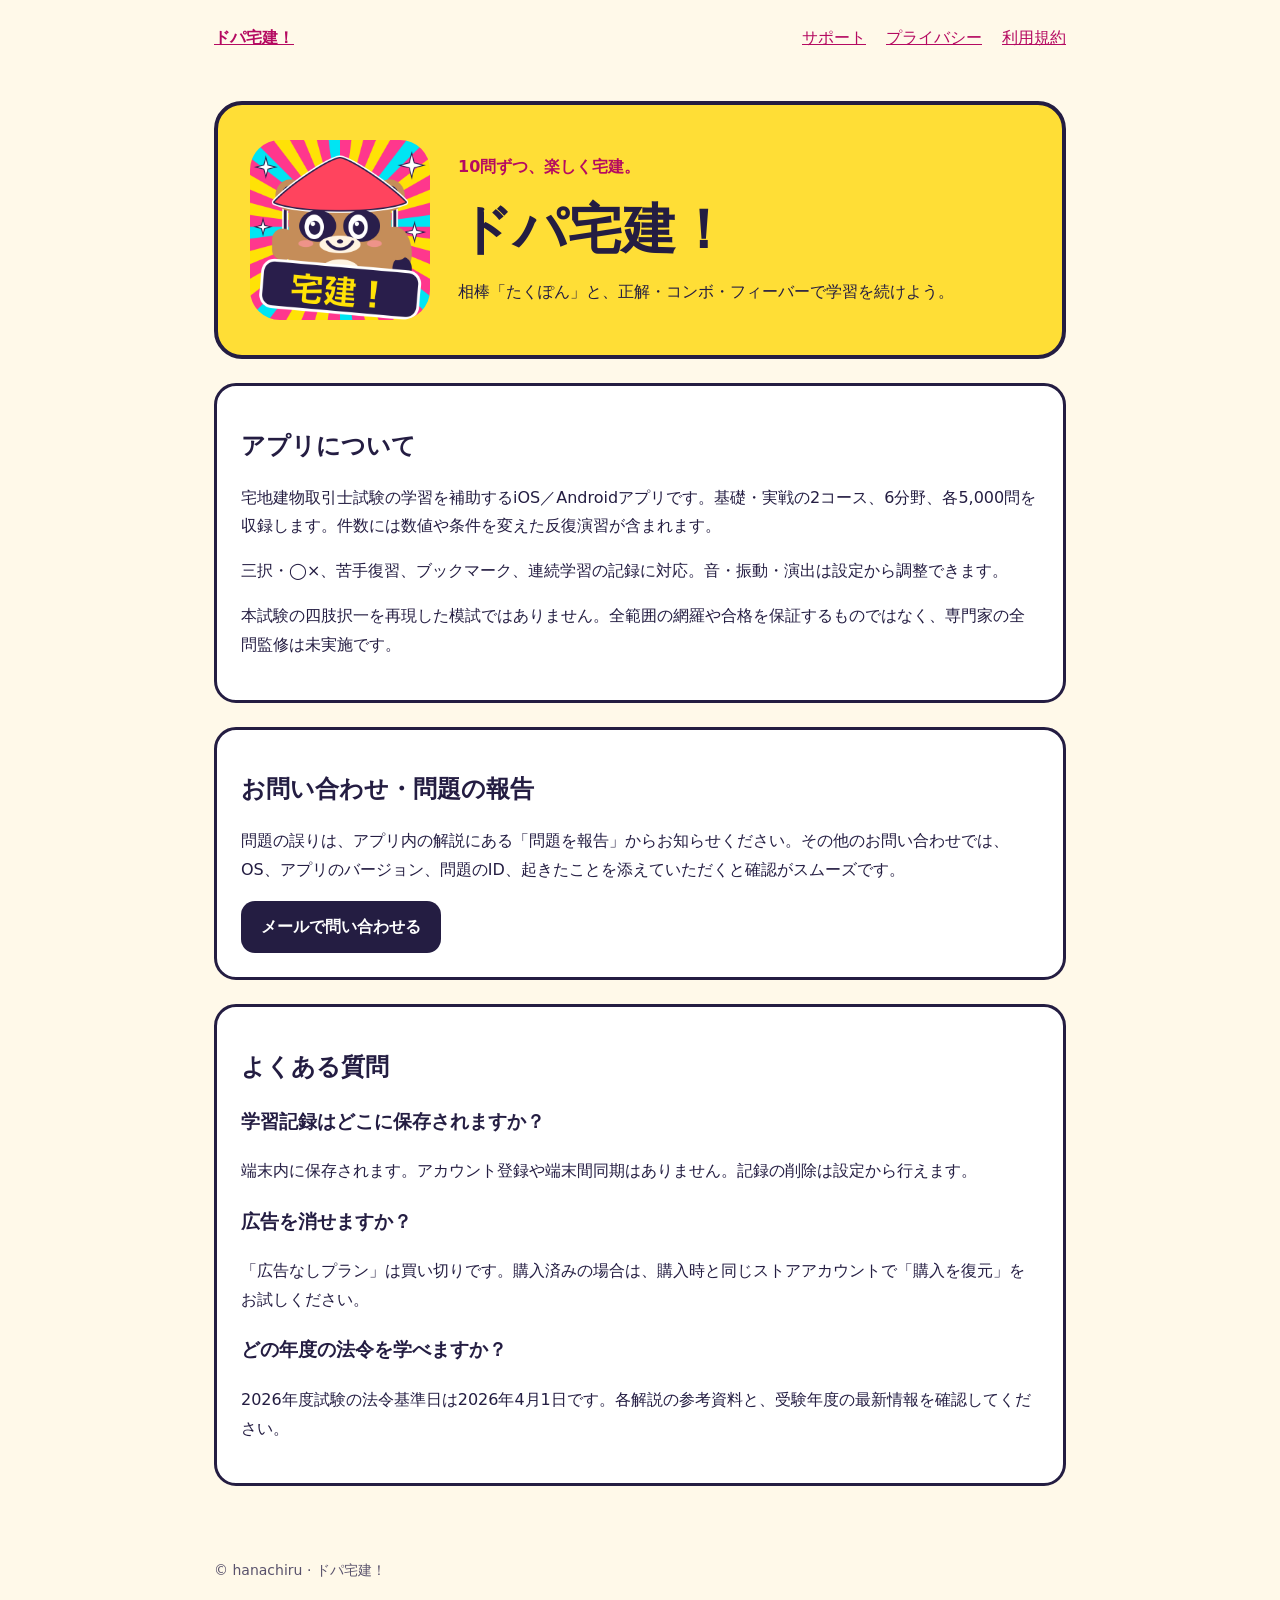
<file: index.html>
<!doctype html>
<html lang="ja"><head><meta charset="utf-8"><meta name="viewport" content="width=device-width,initial-scale=1"><meta name="description" content="ドパ宅建！のサポートサイト。たぬきのたくぽんと学ぶ宅建学習アプリ。"><title>サポート | ドパ宅建！</title><link rel="stylesheet" href="style.css"></head><body><header><a href="index.html"><strong>ドパ宅建！</strong></a><nav aria-label="サイトナビゲーション"><a href="index.html">サポート</a><a href="privacy.html">プライバシー</a><a href="terms.html">利用規約</a></nav></header><main><section class="hero"><img src="icon.png" alt="屋根形の帽子をかぶった、たぬきのたくぽん"><div><p class="tag">10問ずつ、楽しく宅建。</p><h1>ドパ宅建！</h1><p>相棒「たくぽん」と、正解・コンボ・フィーバーで学習を続けよう。</p></div></section><section class="card"><h2>アプリについて</h2><p>宅地建物取引士試験の学習を補助するiOS／Androidアプリです。基礎・実戦の2コース、6分野、各5,000問を収録します。件数には数値や条件を変えた反復演習が含まれます。</p><p>三択・◯×、苦手復習、ブックマーク、連続学習の記録に対応。音・振動・演出は設定から調整できます。</p><p>本試験の四肢択一を再現した模試ではありません。全範囲の網羅や合格を保証するものではなく、専門家の全問監修は未実施です。</p></section><section class="card"><h2>お問い合わせ・問題の報告</h2><p>問題の誤りは、アプリ内の解説にある「問題を報告」からお知らせください。その他のお問い合わせでは、OS、アプリのバージョン、問題のID、起きたことを添えていただくと確認がスムーズです。</p><a class="button" href="mailto:hanachiru.apps@gmail.com?subject=%E3%83%89%E3%83%91%E5%AE%85%E5%BB%BA%EF%BC%81%E3%81%8A%E5%95%8F%E3%81%84%E5%90%88%E3%82%8F%E3%81%9B">メールで問い合わせる</a></section><section class="card"><h2>よくある質問</h2><h3>学習記録はどこに保存されますか？</h3><p>端末内に保存されます。アカウント登録や端末間同期はありません。記録の削除は設定から行えます。</p><h3>広告を消せますか？</h3><p>「広告なしプラン」は買い切りです。購入済みの場合は、購入時と同じストアアカウントで「購入を復元」をお試しください。</p><h3>どの年度の法令を学べますか？</h3><p>2026年度試験の法令基準日は2026年4月1日です。各解説の参考資料と、受験年度の最新情報を確認してください。</p></section></main><footer>© hanachiru · ドパ宅建！</footer></body></html>
</file>
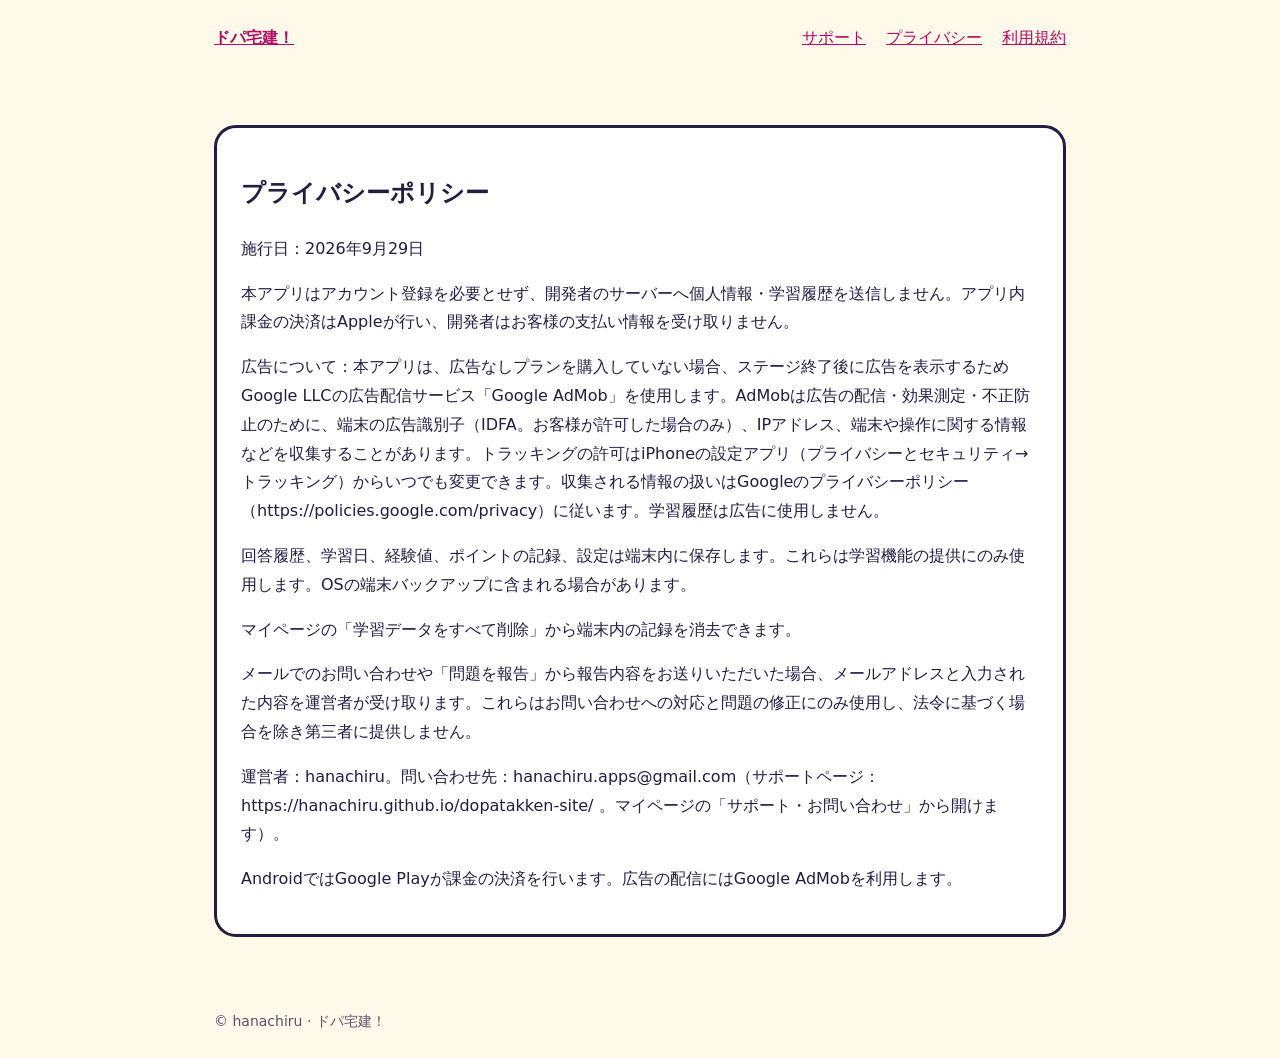
<file: privacy.html>
<!doctype html>
<html lang="ja"><head><meta charset="utf-8"><meta name="viewport" content="width=device-width,initial-scale=1"><meta name="description" content="ドパ宅建！のサポートサイト。たぬきのたくぽんと学ぶ宅建学習アプリ。"><title>プライバシーポリシー | ドパ宅建！</title><link rel="stylesheet" href="style.css"></head><body><header><a href="index.html"><strong>ドパ宅建！</strong></a><nav aria-label="サイトナビゲーション"><a href="index.html">サポート</a><a href="privacy.html">プライバシー</a><a href="terms.html">利用規約</a></nav></header><main><article class="card"><h1>プライバシーポリシー</h1><p>施行日：2026年9月29日</p><p>本アプリはアカウント登録を必要とせず、開発者のサーバーへ個人情報・学習履歴を送信しません。アプリ内課金の決済はAppleが行い、開発者はお客様の支払い情報を受け取りません。</p><p>広告について：本アプリは、広告なしプランを購入していない場合、ステージ終了後に広告を表示するためGoogle LLCの広告配信サービス「Google AdMob」を使用します。AdMobは広告の配信・効果測定・不正防止のために、端末の広告識別子（IDFA。お客様が許可した場合のみ）、IPアドレス、端末や操作に関する情報などを収集することがあります。トラッキングの許可はiPhoneの設定アプリ（プライバシーとセキュリティ→トラッキング）からいつでも変更できます。収集される情報の扱いはGoogleのプライバシーポリシー（https://policies.google.com/privacy）に従います。学習履歴は広告に使用しません。</p><p>回答履歴、学習日、経験値、ポイントの記録、設定は端末内に保存します。これらは学習機能の提供にのみ使用します。OSの端末バックアップに含まれる場合があります。</p><p>マイページの「学習データをすべて削除」から端末内の記録を消去できます。</p><p>メールでのお問い合わせや「問題を報告」から報告内容をお送りいただいた場合、メールアドレスと入力された内容を運営者が受け取ります。これらはお問い合わせへの対応と問題の修正にのみ使用し、法令に基づく場合を除き第三者に提供しません。</p><p>運営者：hanachiru。問い合わせ先：hanachiru.apps@gmail.com（サポートページ：https://hanachiru.github.io/dopatakken-site/ 。マイページの「サポート・お問い合わせ」から開けます）。</p><p>AndroidではGoogle Playが課金の決済を行います。広告の配信にはGoogle AdMobを利用します。</p></article></main><footer>© hanachiru · ドパ宅建！</footer></body></html>
</file>
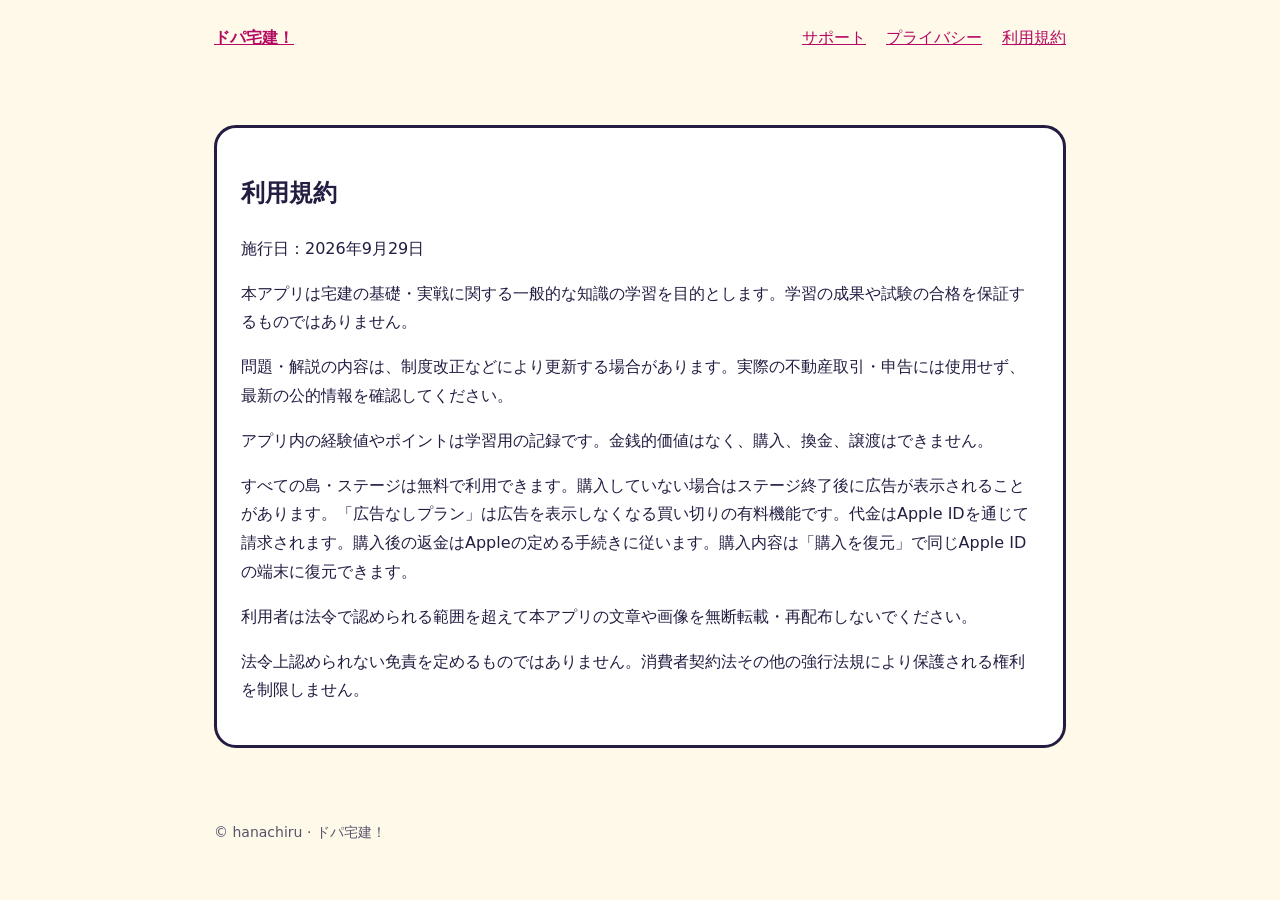
<file: terms.html>
<!doctype html>
<html lang="ja"><head><meta charset="utf-8"><meta name="viewport" content="width=device-width,initial-scale=1"><meta name="description" content="ドパ宅建！のサポートサイト。たぬきのたくぽんと学ぶ宅建学習アプリ。"><title>利用規約 | ドパ宅建！</title><link rel="stylesheet" href="style.css"></head><body><header><a href="index.html"><strong>ドパ宅建！</strong></a><nav aria-label="サイトナビゲーション"><a href="index.html">サポート</a><a href="privacy.html">プライバシー</a><a href="terms.html">利用規約</a></nav></header><main><article class="card"><h1>利用規約</h1><p>施行日：2026年9月29日</p><p>本アプリは宅建の基礎・実戦に関する一般的な知識の学習を目的とします。学習の成果や試験の合格を保証するものではありません。</p><p>問題・解説の内容は、制度改正などにより更新する場合があります。実際の不動産取引・申告には使用せず、最新の公的情報を確認してください。</p><p>アプリ内の経験値やポイントは学習用の記録です。金銭的価値はなく、購入、換金、譲渡はできません。</p><p>すべての島・ステージは無料で利用できます。購入していない場合はステージ終了後に広告が表示されることがあります。「広告なしプラン」は広告を表示しなくなる買い切りの有料機能です。代金はApple IDを通じて請求されます。購入後の返金はAppleの定める手続きに従います。購入内容は「購入を復元」で同じApple IDの端末に復元できます。</p><p>利用者は法令で認められる範囲を超えて本アプリの文章や画像を無断転載・再配布しないでください。</p><p>法令上認められない免責を定めるものではありません。消費者契約法その他の強行法規により保護される権利を制限しません。</p></article></main><footer>© hanachiru · ドパ宅建！</footer></body></html>
</file>
<file: style.css>
*{box-sizing:border-box}body{margin:0;color:#241d42;background:#fff9e9;font-family:system-ui,-apple-system,sans-serif;line-height:1.8}header,main,footer{max-width:900px;margin:auto;padding:24px}header{display:flex;align-items:center;justify-content:space-between;gap:16px;flex-wrap:wrap}a{color:#b50a61}nav{display:flex;gap:20px;flex-wrap:wrap}.hero{background:#ffde36;border:4px solid #241d42;border-radius:28px;padding:32px;display:flex;gap:28px;align-items:center}.hero img{width:180px;height:180px;border-radius:30px}.hero h1{font-size:clamp(30px,6vw,54px);line-height:1.2;margin:0 0 16px}.tag{font-weight:800;color:#b50a61}.card{background:white;border:3px solid #241d42;border-radius:22px;padding:24px;margin:24px 0}h2{line-height:1.4}footer{font-size:14px;color:#59526c}.button{display:inline-block;background:#241d42;color:white;border-radius:14px;padding:12px 20px;text-decoration:none;font-weight:700}li{margin:8px 0}@media(max-width:600px){header,main,footer{padding:16px}.hero{padding:24px;flex-direction:column;align-items:flex-start}.hero img{width:120px;height:120px}}
</file>
